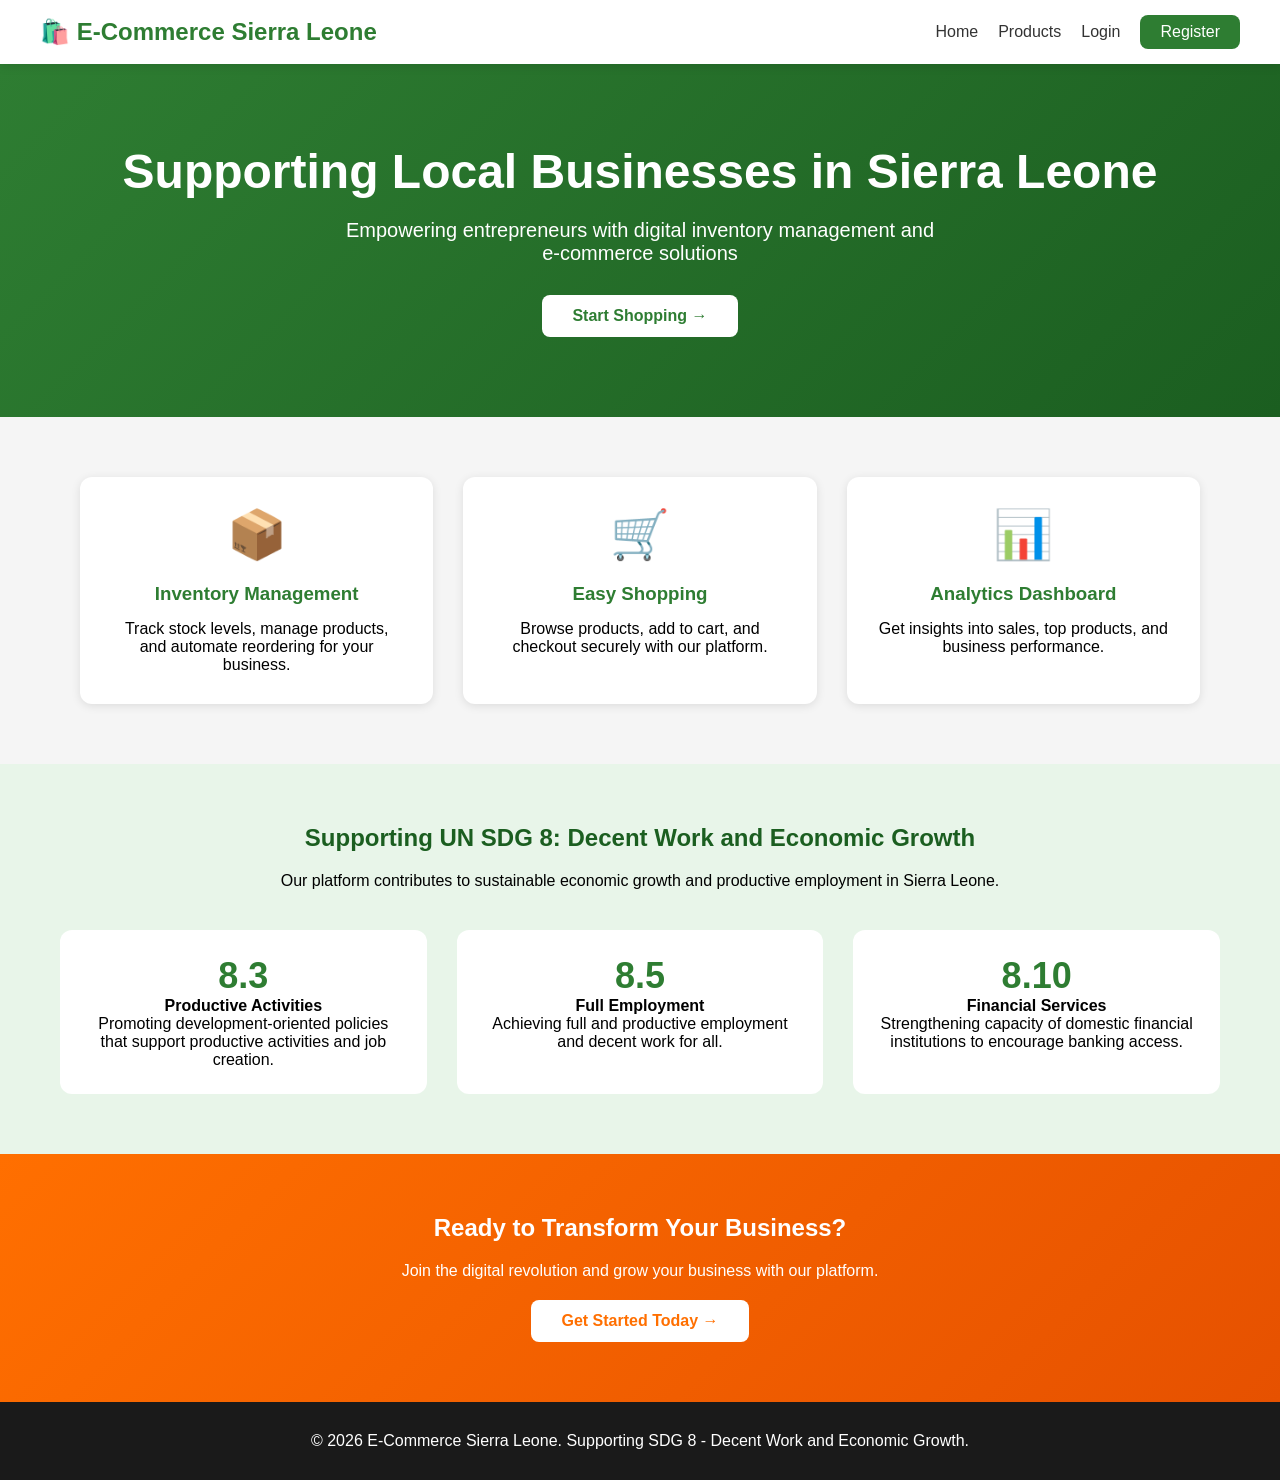
<file: index.html>
<!DOCTYPE html>
<html lang="en">
<head>
    <meta charset="UTF-8">
    <meta name="viewport" content="width=device-width, initial-scale=1.0">
    <title>E-Commerce Sierra Leone - Supporting Local Businesses</title>
    <style>
        * {
            margin: 0;
            padding: 0;
            box-sizing: border-box;
        }

        body {
            font-family: 'Segoe UI', Tahoma, Geneva, Verdana, sans-serif;
            background: #f5f5f5;
        }

        /* Navbar */
        .navbar {
            background: white;
            box-shadow: 0 2px 10px rgba(0,0,0,0.1);
            padding: 15px 20px;
            position: sticky;
            top: 0;
            z-index: 100;
        }

        .navbar-container {
            max-width: 1200px;
            margin: 0 auto;
            display: flex;
            justify-content: space-between;
            align-items: center;
            flex-wrap: wrap;
            gap: 15px;
        }

        .logo {
            font-size: 24px;
            font-weight: bold;
        }

        .logo a {
            color: #2e7d32;
            text-decoration: none;
        }

        .nav-links {
            display: flex;
            gap: 20px;
            align-items: center;
            flex-wrap: wrap;
        }

        .nav-links a {
            text-decoration: none;
            color: #333;
            transition: color 0.3s;
        }

        .nav-links a:hover {
            color: #2e7d32;
        }

        .btn-nav {
            background: #2e7d32;
            color: white !important;
            padding: 8px 20px;
            border-radius: 8px;
        }

        .btn-nav:hover {
            background: #1b5e20;
        }

        /* Hero Section */
        .hero {
            background: linear-gradient(135deg, #2e7d32 0%, #1b5e20 100%);
            color: white;
            padding: 80px 20px;
            text-align: center;
        }

        .hero h1 {
            font-size: 48px;
            margin-bottom: 20px;
        }

        .hero p {
            font-size: 20px;
            margin-bottom: 30px;
            max-width: 600px;
            margin-left: auto;
            margin-right: auto;
        }

        .btn-hero {
            background: white;
            color: #2e7d32;
            padding: 12px 30px;
            border-radius: 8px;
            text-decoration: none;
            font-weight: bold;
            display: inline-block;
            transition: transform 0.3s;
        }

        .btn-hero:hover {
            transform: translateY(-2px);
        }

        /* Container */
        .container {
            max-width: 1200px;
            margin: 0 auto;
            padding: 0 20px;
        }

        /* Features */
        .features {
            display: grid;
            grid-template-columns: repeat(auto-fit, minmax(280px, 1fr));
            gap: 30px;
            padding: 60px 20px;
        }

        .feature-card {
            background: white;
            padding: 30px;
            border-radius: 12px;
            text-align: center;
            box-shadow: 0 2px 10px rgba(0,0,0,0.1);
            transition: transform 0.3s;
        }

        .feature-card:hover {
            transform: translateY(-5px);
        }

        .feature-icon {
            font-size: 48px;
            margin-bottom: 20px;
        }

        .feature-card h3 {
            margin-bottom: 15px;
            color: #2e7d32;
        }

        /* SDG Section */
        .sdg-section {
            background: #e8f5e9;
            padding: 60px 20px;
            text-align: center;
        }

        .sdg-section h2 {
            margin-bottom: 20px;
            color: #1b5e20;
        }

        .sdg-grid {
            display: grid;
            grid-template-columns: repeat(auto-fit, minmax(280px, 1fr));
            gap: 30px;
            margin-top: 40px;
        }

        .sdg-card {
            background: white;
            padding: 25px;
            border-radius: 12px;
            text-align: center;
        }

        .sdg-number {
            font-size: 36px;
            font-weight: bold;
            color: #2e7d32;
        }

        /* CTA Section */
        .cta-section {
            background: linear-gradient(135deg, #ff6f00 0%, #e65100 100%);
            color: white;
            text-align: center;
            padding: 60px 20px;
        }

        .cta-section h2 {
            margin-bottom: 20px;
        }

        .cta-section .btn {
            background: white;
            color: #ff6f00;
            padding: 12px 30px;
            border-radius: 8px;
            text-decoration: none;
            font-weight: bold;
            display: inline-block;
            margin-top: 20px;
        }

        /* Footer */
        .footer {
            background: #1a1a1a;
            color: white;
            text-align: center;
            padding: 30px;
        }

        @media (max-width: 768px) {
            .hero h1 {
                font-size: 32px;
            }
            .hero p {
                font-size: 16px;
            }
        }
    </style>
</head>
<body>
    <nav class="navbar">
        <div class="navbar-container">
            <div class="logo">
                <a href="/index.html">🛍️ E-Commerce Sierra Leone</a>
            </div>
            <div class="nav-links">
                <a href="/index.html">Home</a>
                <a href="/products.html">Products</a>
                <a href="/login.html">Login</a>
                <a href="/register.html" class="btn-nav">Register</a>
            </div>
        </div>
    </nav>

    <section class="hero">
        <h1>Supporting Local Businesses in Sierra Leone</h1>
        <p>Empowering entrepreneurs with digital inventory management and e-commerce solutions</p>
        <a href="/products.html" class="btn-hero">Start Shopping →</a>
    </section>

    <div class="container">
        <div class="features">
            <div class="feature-card">
                <div class="feature-icon">📦</div>
                <h3>Inventory Management</h3>
                <p>Track stock levels, manage products, and automate reordering for your business.</p>
            </div>
            <div class="feature-card">
                <div class="feature-icon">🛒</div>
                <h3>Easy Shopping</h3>
                <p>Browse products, add to cart, and checkout securely with our platform.</p>
            </div>
            <div class="feature-card">
                <div class="feature-icon">📊</div>
                <h3>Analytics Dashboard</h3>
                <p>Get insights into sales, top products, and business performance.</p>
            </div>
        </div>
    </div>

    <section class="sdg-section">
        <div class="container">
            <h2>Supporting UN SDG 8: Decent Work and Economic Growth</h2>
            <p>Our platform contributes to sustainable economic growth and productive employment in Sierra Leone.</p>
            <div class="sdg-grid">
                <div class="sdg-card">
                    <div class="sdg-number">8.3</div>
                    <h4>Productive Activities</h4>
                    <p>Promoting development-oriented policies that support productive activities and job creation.</p>
                </div>
                <div class="sdg-card">
                    <div class="sdg-number">8.5</div>
                    <h4>Full Employment</h4>
                    <p>Achieving full and productive employment and decent work for all.</p>
                </div>
                <div class="sdg-card">
                    <div class="sdg-number">8.10</div>
                    <h4>Financial Services</h4>
                    <p>Strengthening capacity of domestic financial institutions to encourage banking access.</p>
                </div>
            </div>
        </div>
    </section>

    <section class="cta-section">
        <h2>Ready to Transform Your Business?</h2>
        <p>Join the digital revolution and grow your business with our platform.</p>
        <a href="/register.html" class="btn">Get Started Today →</a>
    </section>

    <footer class="footer">
        <p>&copy; 2026 E-Commerce Sierra Leone. Supporting SDG 8 - Decent Work and Economic Growth.</p>
    </footer>
</body>
</html>
</file>
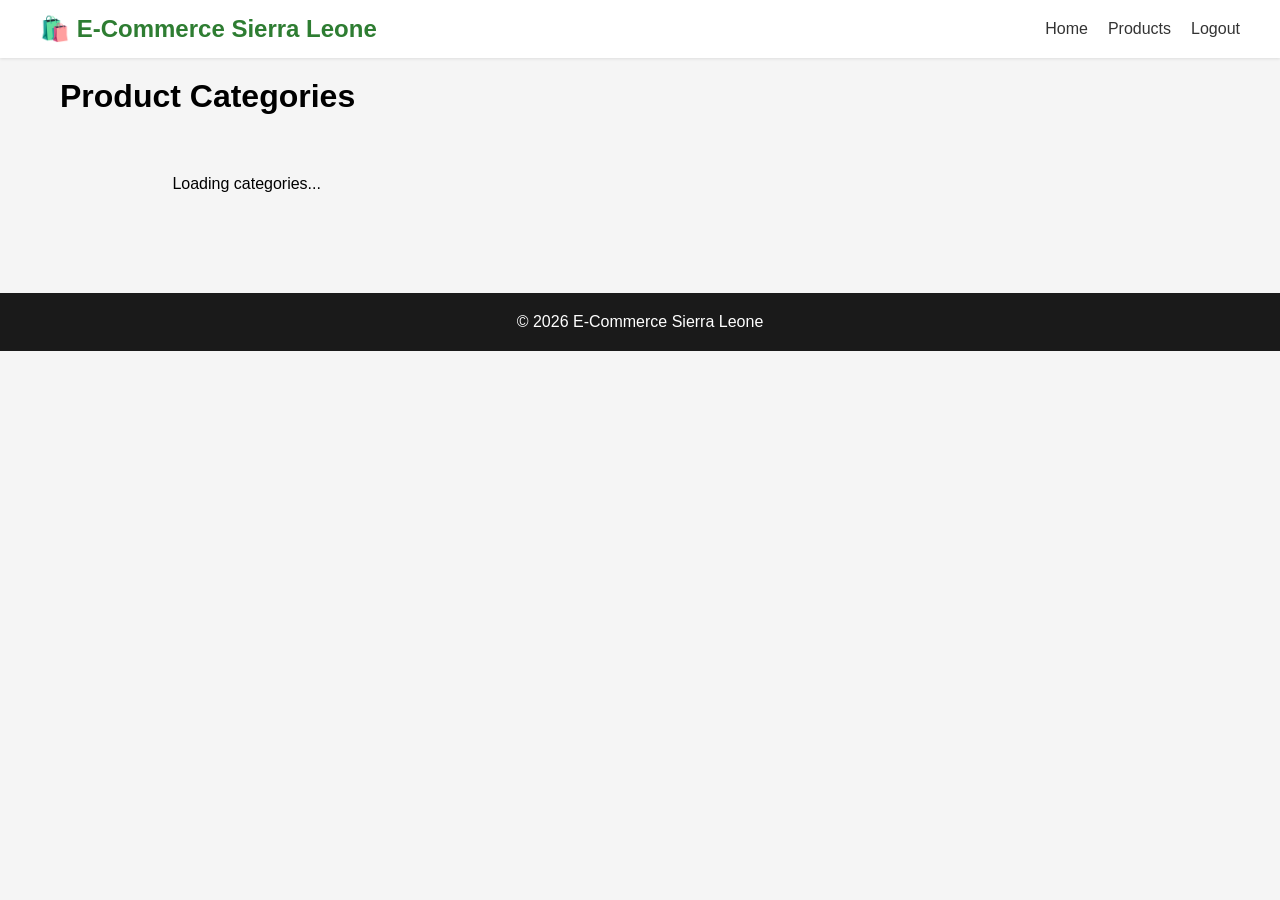
<file: categories.html>
<!DOCTYPE html>
<html lang="en">
<head>
    <meta charset="UTF-8">
    <meta name="viewport" content="width=device-width, initial-scale=1.0">
    <title>Categories - E-Commerce Sierra Leone</title>
    <style>
        * {
            margin: 0;
            padding: 0;
            box-sizing: border-box;
        }

        body {
            font-family: 'Segoe UI', Tahoma, Geneva, Verdana, sans-serif;
            background: #f5f5f5;
        }

        .navbar {
            background: white;
            box-shadow: 0 1px 3px rgba(0,0,0,0.1);
            padding: 15px 20px;
        }

        .navbar-container {
            max-width: 1200px;
            margin: 0 auto;
            display: flex;
            justify-content: space-between;
            align-items: center;
            flex-wrap: wrap;
            gap: 15px;
        }

        .logo a {
            font-size: 24px;
            font-weight: bold;
            color: #2e7d32;
            text-decoration: none;
        }

        .nav-links {
            display: flex;
            gap: 20px;
            align-items: center;
        }

        .nav-links a {
            text-decoration: none;
            color: #333;
        }

        .container {
            max-width: 1200px;
            margin: 0 auto;
            padding: 20px;
        }

        .categories-header {
            display: flex;
            justify-content: space-between;
            align-items: center;
            margin-bottom: 20px;
        }

        .btn {
            padding: 10px 20px;
            border: none;
            border-radius: 8px;
            cursor: pointer;
            font-weight: 500;
        }

        .btn-primary {
            background: #2e7d32;
            color: white;
        }

        .btn-success {
            background: #4caf50;
            color: white;
        }

        .btn-danger {
            background: #f44336;
            color: white;
        }

        .categories-grid {
            display: grid;
            grid-template-columns: repeat(auto-fill, minmax(350px, 1fr));
            gap: 20px;
        }

        .category-card {
            background: white;
            border-radius: 12px;
            padding: 20px;
            box-shadow: 0 1px 3px rgba(0,0,0,0.1);
        }

        .category-card h3 {
            color: #2e7d32;
            margin-bottom: 10px;
        }

        .category-actions {
            display: flex;
            gap: 10px;
            margin-top: 15px;
        }

        .message {
            padding: 12px;
            border-radius: 8px;
            margin-bottom: 20px;
            display: none;
        }

        .message.success {
            display: block;
            background: #e8f5e9;
            color: #2e7d32;
        }

        .message.error {
            display: block;
            background: #ffebee;
            color: #f44336;
        }

        .modal {
            display: none;
            position: fixed;
            top: 0;
            left: 0;
            width: 100%;
            height: 100%;
            background: rgba(0,0,0,0.5);
            z-index: 1000;
            align-items: center;
            justify-content: center;
        }

        .modal-content {
            background: white;
            border-radius: 12px;
            max-width: 500px;
            width: 90%;
        }

        .modal-header {
            padding: 20px;
            border-bottom: 1px solid #ddd;
            display: flex;
            justify-content: space-between;
        }

        .modal-body {
            padding: 20px;
        }

        .modal-footer {
            padding: 20px;
            border-top: 1px solid #ddd;
            display: flex;
            justify-content: flex-end;
            gap: 10px;
        }

        .form-group {
            margin-bottom: 15px;
        }

        .form-group label {
            display: block;
            margin-bottom: 5px;
        }

        .form-group input, .form-group textarea {
            width: 100%;
            padding: 10px;
            border: 1px solid #ddd;
            border-radius: 8px;
        }

        footer {
            background: #1a1a1a;
            color: white;
            text-align: center;
            padding: 20px;
            margin-top: 40px;
        }
    </style>
</head>
<body>
    <div class="navbar">
        <div class="navbar-container">
            <div class="logo">
                <a href="/index.html">🛍️ E-Commerce Sierra Leone</a>
            </div>
            <div class="nav-links">
                <a href="/index.html">Home</a>
                <a href="/products.html">Products</a>
                <a href="#" id="logoutLink">Logout</a>
            </div>
        </div>
    </div>

    <div class="container">
        <div class="categories-header">
            <h1>Product Categories</h1>
            <button id="addCategoryBtn" class="btn btn-success" style="display: none;">+ Add Category</button>
        </div>

        <div id="message" class="message"></div>
        <div id="categoriesContainer" class="categories-grid">
            <div style="text-align:center; padding:40px;">Loading categories...</div>
        </div>
    </div>

    <footer>
        <p>&copy; 2026 E-Commerce Sierra Leone</p>
    </footer>

    <!-- Category Modal -->
    <div id="categoryModal" class="modal">
        <div class="modal-content">
            <div class="modal-header">
                <h2 id="modalTitle">Add Category</h2>
                <span class="close">&times;</span>
            </div>
            <div class="modal-body">
                <div class="form-group">
                    <label>Category Name</label>
                    <input type="text" id="categoryName" required>
                </div>
                <div class="form-group">
                    <label>Description</label>
                    <textarea id="categoryDescription" rows="3"></textarea>
                </div>
            </div>
            <div class="modal-footer">
                <button class="btn" id="closeModalBtn">Cancel</button>
                <button class="btn btn-primary" id="saveCategoryBtn">Save Category</button>
            </div>
        </div>
    </div>

    <script>
        const API_BASE_URL = "http://localhost:8000";

        function getToken() { return localStorage.getItem("access_token"); }
        function getUser() { 
            const user = localStorage.getItem("user");
            return user ? JSON.parse(user) : null;
        }
        function isAdmin() { const user = getUser(); return user && user.role === "admin"; }

        function showMessage(message, type) {
            const msgDiv = document.getElementById('message');
            msgDiv.textContent = message;
            msgDiv.className = `message ${type}`;
            setTimeout(() => {
                msgDiv.style.display = 'none';
            }, 3000);
        }

        async function apiCall(url, options = {}) {
            const token = getToken();
            const response = await fetch(url, {
                ...options,
                headers: {
                    "Content-Type": "application/json",
                    "Authorization": token ? `Bearer ${token}` : "",
                    ...options.headers
                }
            });
            if (response.status === 401) {
                localStorage.clear();
                window.location.href = "/login.html";
            }
            return response;
        }

        async function loadCategories() {
            const container = document.getElementById('categoriesContainer');
            const response = await fetch(`${API_BASE_URL}/categories`);
            if (response.ok) {
                const categories = await response.json();
                if (categories.length === 0) {
                    container.innerHTML = '<p style="text-align:center">No categories found.</p>';
                } else {
                    container.innerHTML = categories.map(c => `
                        <div class="category-card">
                            <h3>${escapeHtml(c.name)}</h3>
                            <p>${escapeHtml(c.description || 'No description')}</p>
                            ${isAdmin() ? `
                                <div class="category-actions">
                                    <button class="btn btn-primary" onclick="editCategory(${c.id})">Edit</button>
                                    <button class="btn btn-danger" onclick="deleteCategory(${c.id})">Delete</button>
                                </div>
                            ` : ''}
                        </div>
                    `).join('');
                }
            }
        }

        async function createCategory(data) {
            const response = await apiCall(`${API_BASE_URL}/admin/categories`, {
                method: "POST",
                body: JSON.stringify(data)
            });
            if (response.ok) {
                showMessage("Category created successfully!", "success");
                closeModal();
                loadCategories();
            } else {
                showMessage("Failed to create category", "error");
            }
        }

        async function updateCategory(id, data) {
            const response = await apiCall(`${API_BASE_URL}/admin/categories/${id}`, {
                method: "PUT",
                body: JSON.stringify(data)
            });
            if (response.ok) {
                showMessage("Category updated successfully!", "success");
                closeModal();
                loadCategories();
            } else {
                showMessage("Failed to update category", "error");
            }
        }

        async function deleteCategory(id) {
            if (!confirm("Delete this category?")) return;
            const response = await apiCall(`${API_BASE_URL}/admin/categories/${id}`, { method: "DELETE" });
            if (response.ok) {
                showMessage("Category deleted!", "success");
                loadCategories();
            } else {
                showMessage("Failed to delete category", "error");
            }
        }

        let currentCategoryId = null;
        const modal = document.getElementById('categoryModal');

        function openModal() { modal.style.display = 'flex'; }
        function closeModal() { modal.style.display = 'none'; currentCategoryId = null; }

        window.editCategory = function(id) {
            currentCategoryId = id;
            document.getElementById('modalTitle').textContent = 'Edit Category';
            openModal();
        };

        function escapeHtml(text) {
            if (!text) return '';
            return text.replace(/[&<>]/g, function(m) {
                if (m === '&') return '&amp;';
                if (m === '<') return '&lt;';
                if (m === '>') return '&gt;';
                return m;
            });
        }

        document.getElementById('addCategoryBtn').addEventListener('click', () => {
            currentCategoryId = null;
            document.getElementById('modalTitle').textContent = 'Add Category';
            document.getElementById('categoryName').value = '';
            document.getElementById('categoryDescription').value = '';
            openModal();
        });

        document.querySelectorAll('.close, #closeModalBtn').forEach(btn => {
            btn.addEventListener('click', closeModal);
        });

        document.getElementById('saveCategoryBtn').addEventListener('click', async () => {
            const data = {
                name: document.getElementById('categoryName').value,
                description: document.getElementById('categoryDescription').value
            };
            if (currentCategoryId) {
                await updateCategory(currentCategoryId, data);
            } else {
                await createCategory(data);
            }
        });

        document.getElementById('logoutLink').addEventListener('click', () => {
            localStorage.clear();
            window.location.href = "/login.html";
        });

        if (isAdmin()) {
            document.getElementById('addCategoryBtn').style.display = 'block';
        }

        loadCategories();
        window.deleteCategory = deleteCategory;
    </script>
</body>
</html>
</file>
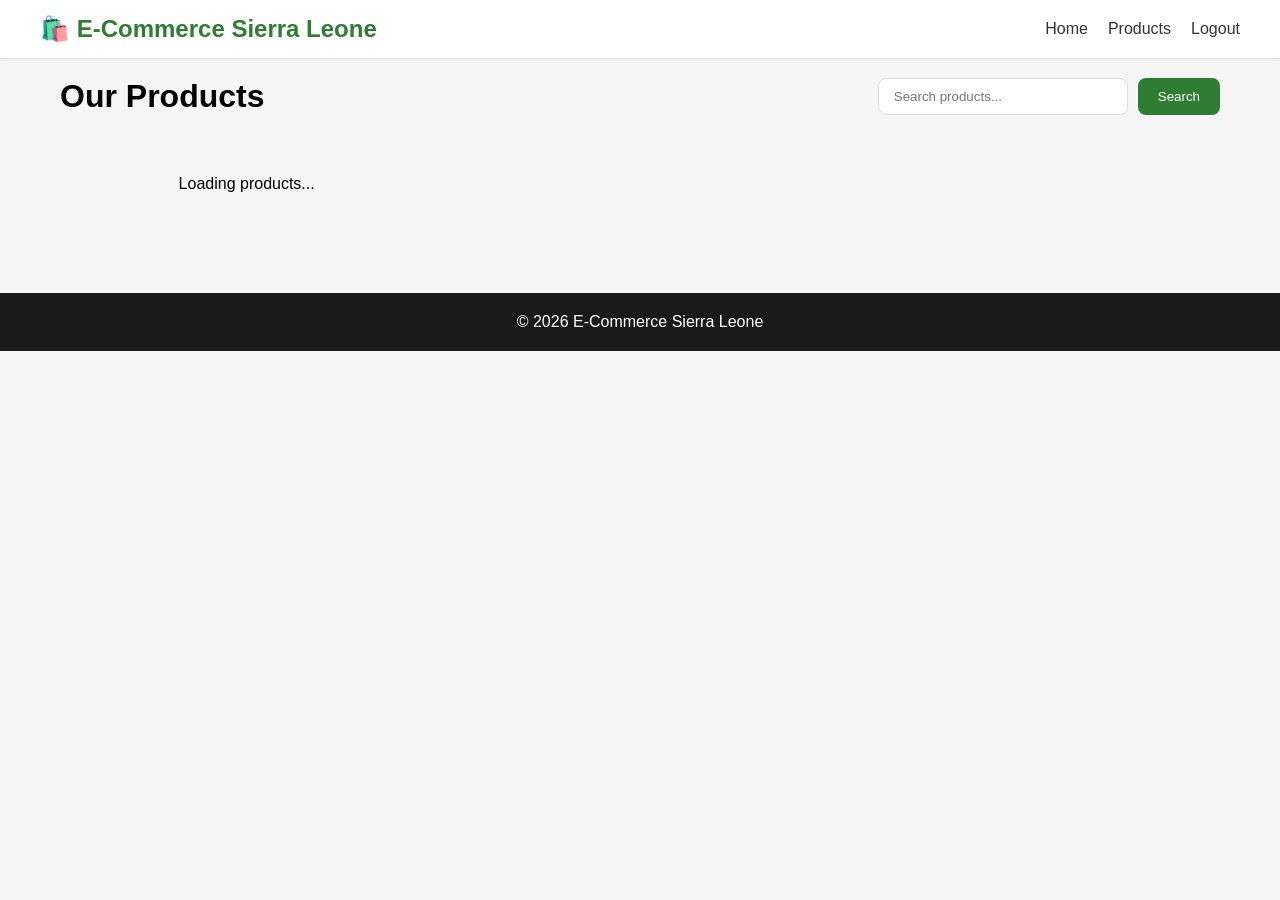
<file: dashboard.html>
<!DOCTYPE html>
<html lang="en">
<head>
    <meta charset="UTF-8">
    <meta name="viewport" content="width=device-width, initial-scale=1.0">
    <title>Admin Dashboard - E-Commerce Sierra Leone</title>
    <style>
        * {
            margin: 0;
            padding: 0;
            box-sizing: border-box;
        }

        body {
            font-family: 'Segoe UI', Tahoma, Geneva, Verdana, sans-serif;
            background: #f5f5f5;
        }

        /* Sidebar */
        .sidebar {
            width: 260px;
            background: linear-gradient(180deg, #1a1a1a 0%, #0d0d0d 100%);
            color: white;
            position: fixed;
            height: 100vh;
            padding: 20px;
            overflow-y: auto;
        }

        .sidebar h2 {
            text-align: center;
            margin-bottom: 30px;
            padding-bottom: 15px;
            border-bottom: 1px solid rgba(255,255,255,0.1);
        }

        .sidebar nav a {
            display: flex;
            align-items: center;
            gap: 12px;
            padding: 12px 15px;
            color: rgba(255,255,255,0.8);
            text-decoration: none;
            border-radius: 8px;
            margin-bottom: 5px;
            transition: all 0.3s;
        }

        .sidebar nav a:hover {
            background: rgba(255,255,255,0.1);
            color: white;
        }

        .sidebar nav a.active {
            background: #2e7d32;
            color: white;
        }

        /* Main Content */
        .main-content {
            margin-left: 260px;
            padding: 20px;
        }

        header {
            background: white;
            padding: 20px;
            border-radius: 12px;
            margin-bottom: 20px;
            display: flex;
            justify-content: space-between;
            align-items: center;
            box-shadow: 0 1px 3px rgba(0,0,0,0.1);
        }

        .stats-grid {
            display: grid;
            grid-template-columns: repeat(auto-fit, minmax(240px, 1fr));
            gap: 20px;
            margin-bottom: 30px;
        }

        .stat-card {
            background: white;
            padding: 20px;
            border-radius: 12px;
            display: flex;
            justify-content: space-between;
            align-items: center;
            box-shadow: 0 1px 3px rgba(0,0,0,0.1);
        }

        .stat-number {
            font-size: 32px;
            font-weight: bold;
            color: #2e7d32;
        }

        .stat-icon {
            font-size: 48px;
            opacity: 0.3;
        }

        .card {
            background: white;
            border-radius: 12px;
            padding: 20px;
            margin-bottom: 20px;
            box-shadow: 0 1px 3px rgba(0,0,0,0.1);
        }

        .card h3 {
            margin-bottom: 15px;
            padding-bottom: 10px;
            border-bottom: 2px solid #2e7d32;
        }

        table {
            width: 100%;
            border-collapse: collapse;
        }

        th, td {
            padding: 12px;
            text-align: left;
            border-bottom: 1px solid #e0e0e0;
        }

        th {
            background: #f5f5f5;
        }

        @media (max-width: 768px) {
            .sidebar {
                transform: translateX(-100%);
                z-index: 1000;
            }
            .main-content {
                margin-left: 0;
            }
        }
    </style>
</head>
<body>
    <div class="sidebar">
        <h2>👑 Admin Panel</h2>
        <nav>
            <a href="/dashboard.html" class="active">📊 Dashboard</a>
            <a href="/products.html">📦 Products</a>
            <a href="/categories.html">📁 Categories</a>
            <a href="/orders.html">📋 Orders</a>
            <a href="#" id="logoutBtn">🚪 Logout</a>
        </nav>
    </div>

    <div class="main-content">
        <header>
            <h1>Dashboard Overview</h1>
            <div id="userInfo"></div>
        </header>

        <div class="stats-grid">
            <div class="stat-card">
                <div><h3>Total Users</h3><div class="stat-number" id="totalUsers">-</div></div>
                <div class="stat-icon">👥</div>
            </div>
            <div class="stat-card">
                <div><h3>Total Products</h3><div class="stat-number" id="totalProducts">-</div></div>
                <div class="stat-icon">📦</div>
            </div>
            <div class="stat-card">
                <div><h3>Total Orders</h3><div class="stat-number" id="totalOrders">-</div></div>
                <div class="stat-icon">📋</div>
            </div>
            <div class="stat-card">
                <div><h3>Total Revenue</h3><div class="stat-number" id="totalRevenue">-</div></div>
                <div class="stat-icon">💰</div>
            </div>
        </div>

        <div class="card">
            <h3>🏆 Top Selling Products</h3>
            <div style="overflow-x: auto;">
                <table>
                    <thead>
                        <tr><th>Product</th><th>Units Sold</th><th>Revenue</th></tr>
                    </thead>
                    <tbody id="topProductsList">
                        <tr><td colspan="3" style="text-align:center">Loading...</td></tr>
                    </tbody>
                </table>
            </div>
        </div>
    </div>

    <script>
        const API_BASE_URL = "http://localhost:8000";

        function getToken() {
            return localStorage.getItem("access_token");
        }

        function getUser() {
            const user = localStorage.getItem("user");
            return user ? JSON.parse(user) : null;
        }

        async function apiCall(url, options = {}) {
            const token = getToken();
            const response = await fetch(url, {
                ...options,
                headers: {
                    "Content-Type": "application/json",
                    "Authorization": token ? `Bearer ${token}` : "",
                    ...options.headers
                }
            });
            if (response.status === 401) {
                localStorage.clear();
                window.location.href = "/login.html";
            }
            return response;
        }

        async function loadDashboard() {
            const response = await apiCall(`${API_BASE_URL}/admin/dashboard/stats`);
            if (response.ok) {
                const stats = await response.json();
                document.getElementById('totalUsers').textContent = stats.users?.total || 0;
                document.getElementById('totalProducts').textContent = stats.products?.total || 0;
                document.getElementById('totalOrders').textContent = stats.orders?.total || 0;
                document.getElementById('totalRevenue').textContent = `$${stats.revenue?.total || 0}`;
            }
        }

        async function loadTopProducts() {
            const response = await apiCall(`${API_BASE_URL}/admin/dashboard/top-products?limit=5`);
            if (response.ok) {
                const products = await response.json();
                const tbody = document.getElementById('topProductsList');
                if (products.length === 0) {
                    tbody.innerHTML = '<tr><td colspan="3">No data available</td></tr>';
                } else {
                    tbody.innerHTML = products.map(p => `
                        <tr><td>${p.name}</td><td>${p.total_sold}</td><td>$${p.total_revenue}</td></tr>
                    `).join('');
                }
            }
        }

        function logout() {
            localStorage.clear();
            window.location.href = "/login.html";
        }

        document.getElementById('logoutBtn').addEventListener('click', logout);

        const user = getUser();
        if (user) {
            document.getElementById('userInfo').innerHTML = `<span>👤 ${user.username} (${user.role})</span>`;
        }

        // Check if admin
        if (!user || user.role !== 'admin') {
            window.location.href = "/products.html";
        }

        loadDashboard();
        loadTopProducts();
    </script>
</body>
</html>
</file>
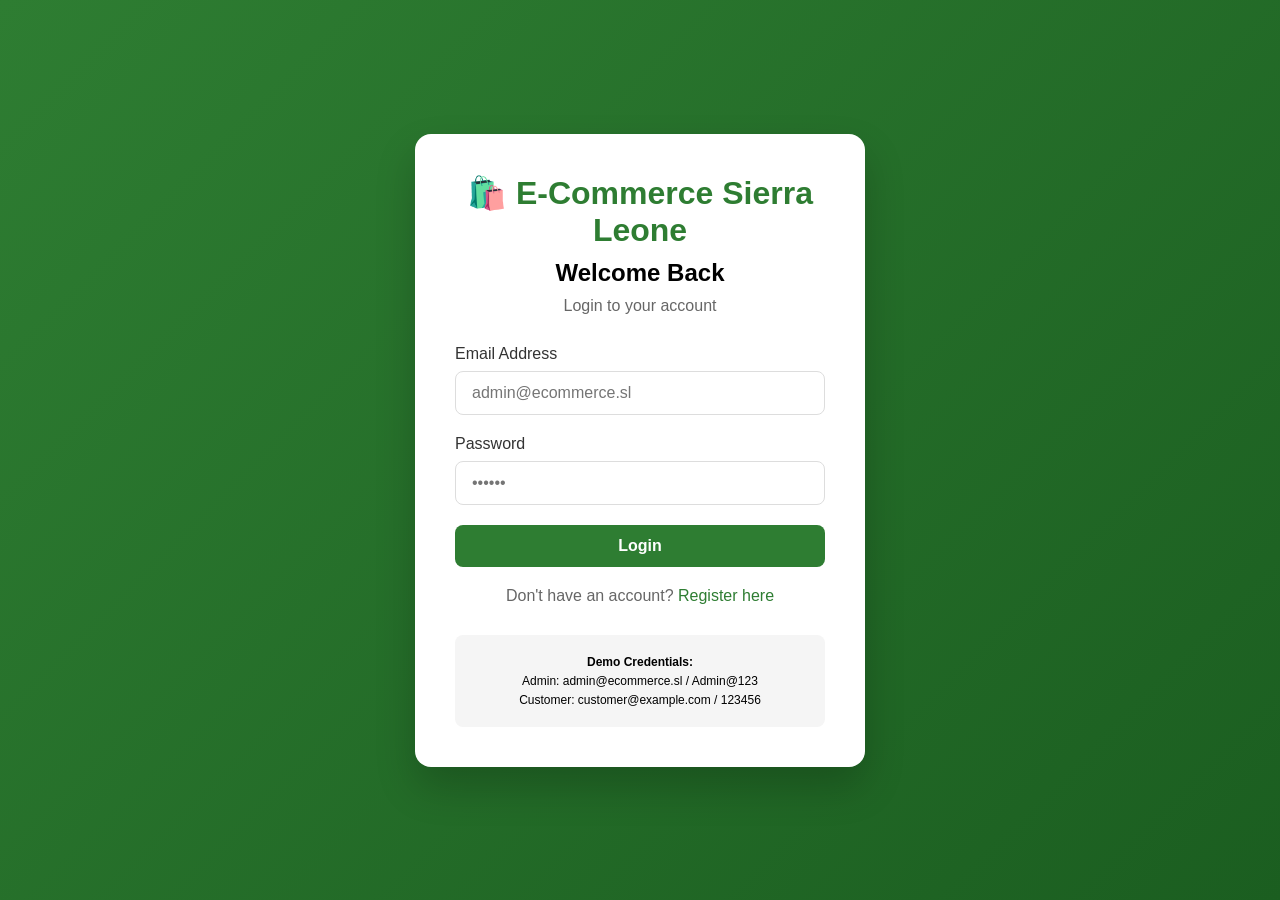
<file: login.html>
<!DOCTYPE html>
<html lang="en">
<head>
    <meta charset="UTF-8">
    <meta name="viewport" content="width=device-width, initial-scale=1.0">
    <title>Login - E-Commerce Sierra Leone</title>
    <style>
        * {
            margin: 0;
            padding: 0;
            box-sizing: border-box;
        }

        body {
            font-family: 'Segoe UI', Tahoma, Geneva, Verdana, sans-serif;
            background: linear-gradient(135deg, #2e7d32 0%, #1b5e20 100%);
            min-height: 100vh;
            display: flex;
            align-items: center;
            justify-content: center;
            padding: 20px;
        }

        .login-card {
            background: white;
            border-radius: 16px;
            padding: 40px;
            width: 100%;
            max-width: 450px;
            box-shadow: 0 20px 40px rgba(0,0,0,0.2);
        }

        .login-card h1 {
            text-align: center;
            color: #2e7d32;
            margin-bottom: 10px;
        }

        .login-card h2 {
            text-align: center;
            margin-bottom: 10px;
        }

        .subtitle {
            text-align: center;
            color: #666;
            margin-bottom: 30px;
        }

        .form-group {
            margin-bottom: 20px;
        }

        .form-group label {
            display: block;
            margin-bottom: 8px;
            font-weight: 500;
            color: #333;
        }

        .form-group input {
            width: 100%;
            padding: 12px 16px;
            border: 1px solid #ddd;
            border-radius: 8px;
            font-size: 16px;
            transition: border-color 0.3s;
        }

        .form-group input:focus {
            outline: none;
            border-color: #2e7d32;
        }

        .btn {
            width: 100%;
            padding: 12px;
            background: #2e7d32;
            color: white;
            border: none;
            border-radius: 8px;
            font-size: 16px;
            font-weight: bold;
            cursor: pointer;
            transition: background 0.3s;
        }

        .btn:hover {
            background: #1b5e20;
        }

        .message {
            padding: 12px;
            border-radius: 8px;
            margin-bottom: 20px;
            display: none;
        }

        .message.success {
            display: block;
            background: #e8f5e9;
            color: #2e7d32;
            border-left: 4px solid #2e7d32;
        }

        .message.error {
            display: block;
            background: #ffebee;
            color: #f44336;
            border-left: 4px solid #f44336;
        }

        .links {
            text-align: center;
            margin-top: 20px;
            color: #666;
        }

        .links a {
            color: #2e7d32;
            text-decoration: none;
        }

        .demo-box {
            margin-top: 30px;
            padding: 15px;
            background: #f5f5f5;
            border-radius: 8px;
            font-size: 12px;
            text-align: center;
        }

        .demo-box p {
            margin: 5px 0;
        }
    </style>
</head>
<body>
    <div class="login-card">
        <h1>🛍️ E-Commerce Sierra Leone</h1>
        <h2>Welcome Back</h2>
        <p class="subtitle">Login to your account</p>

        <div id="message" class="message"></div>

        <form id="loginForm">
            <div class="form-group">
                <label for="email">Email Address</label>
                <input type="email" id="email" name="email" required placeholder="admin@ecommerce.sl">
            </div>

            <div class="form-group">
                <label for="password">Password</label>
                <input type="password" id="password" name="password" required placeholder="••••••">
            </div>

            <button type="submit" class="btn">Login</button>
        </form>

        <div class="links">
            <p>Don't have an account? <a href="/register.html">Register here</a></p>
        </div>

        <div class="demo-box">
            <p><strong>Demo Credentials:</strong></p>
            <p>Admin: admin@ecommerce.sl / Admin@123</p>
            <p>Customer: customer@example.com / 123456</p>
        </div>
    </div>

    <script>
        const API_BASE_URL = "http://localhost:8000";

        function showMessage(message, type) {
            const msgDiv = document.getElementById('message');
            msgDiv.textContent = message;
            msgDiv.className = `message ${type}`;
            setTimeout(() => {
                msgDiv.style.display = 'none';
            }, 3000);
        }

        async function loginUser(email, password) {
            try {
                const response = await fetch(`${API_BASE_URL}/auth/login`, {
                    method: "POST",
                    headers: { "Content-Type": "application/json" },
                    body: JSON.stringify({ email, password })
                });

                const data = await response.json();

                if (response.ok) {
                    localStorage.setItem("access_token", data.access_token);
                    localStorage.setItem("user", JSON.stringify(data.user));
                    showMessage(`Welcome back, ${data.user.username}!`, "success");

                    setTimeout(() => {
                        if (data.user.role === "admin") {
                            window.location.href = "/dashboard.html";
                        } else {
                            window.location.href = "/products.html";
                        }
                    }, 1000);
                } else {
                    showMessage(data.detail || "Invalid email or password", "error");
                }
            } catch (error) {
                showMessage("Network error. Please try again.", "error");
            }
        }

        document.getElementById('loginForm').addEventListener('submit', function(e) {
            e.preventDefault();
            const email = document.getElementById('email').value;
            const password = document.getElementById('password').value;
            loginUser(email, password);
        });

        // Check if already logged in
        const token = localStorage.getItem("access_token");
        const user = localStorage.getItem("user");
        if (token && user) {
            const userData = JSON.parse(user);
            if (userData.role === "admin") {
                window.location.href = "/dashboard.html";
            } else {
                window.location.href = "/products.html";
            }
        }
    </script>
</body>
</html>
</file>
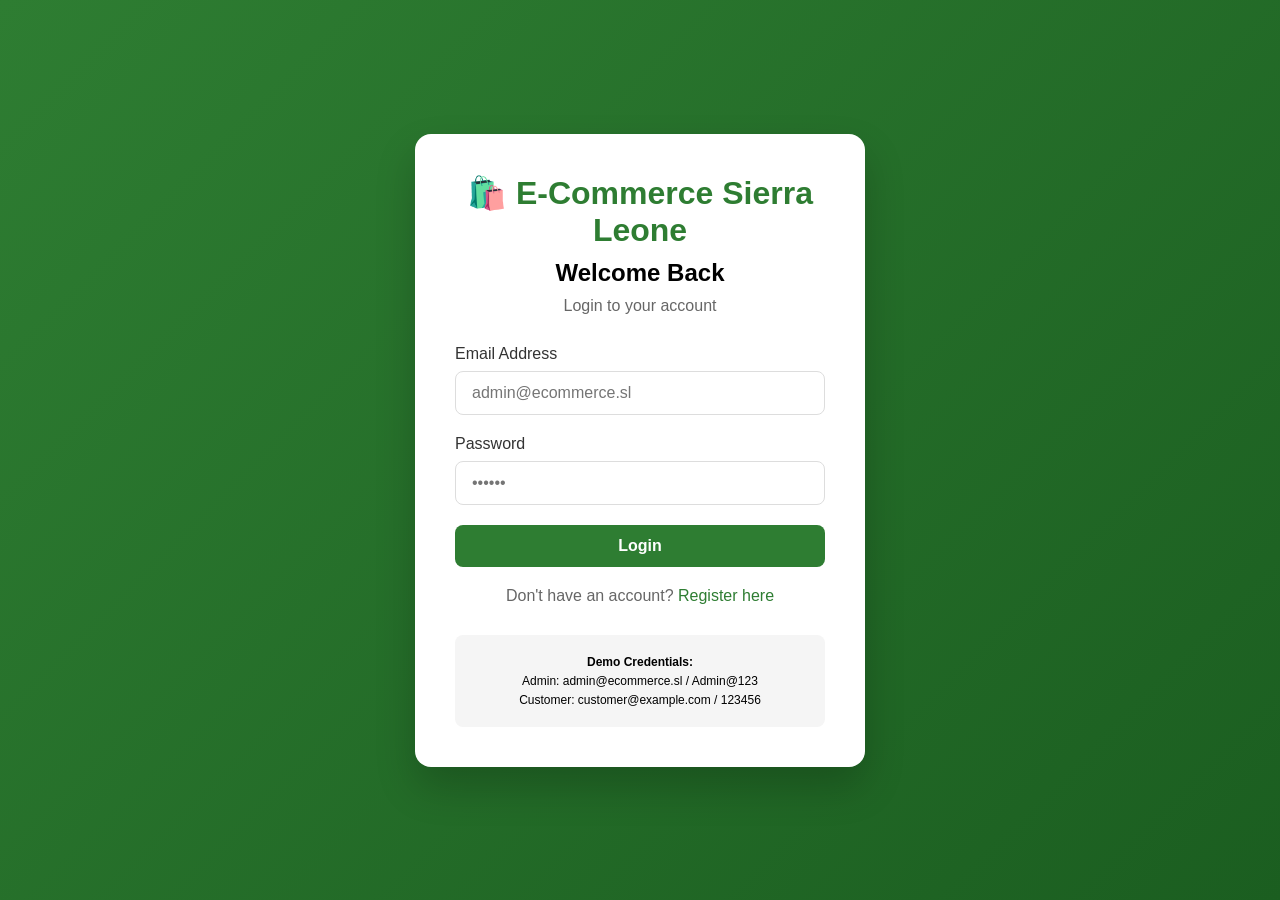
<file: orders.html>
<!DOCTYPE html>
<html lang="en">
<head>
    <meta charset="UTF-8">
    <meta name="viewport" content="width=device-width, initial-scale=1.0">
    <title>Orders - E-Commerce Sierra Leone</title>
    <style>
        * {
            margin: 0;
            padding: 0;
            box-sizing: border-box;
        }

        body {
            font-family: 'Segoe UI', Tahoma, Geneva, Verdana, sans-serif;
            background: #f5f5f5;
        }

        .navbar {
            background: white;
            box-shadow: 0 1px 3px rgba(0,0,0,0.1);
            padding: 15px 20px;
        }

        .navbar-container {
            max-width: 1200px;
            margin: 0 auto;
            display: flex;
            justify-content: space-between;
            align-items: center;
            flex-wrap: wrap;
            gap: 15px;
        }

        .logo a {
            font-size: 24px;
            font-weight: bold;
            color: #2e7d32;
            text-decoration: none;
        }

        .nav-links {
            display: flex;
            gap: 20px;
            align-items: center;
        }

        .nav-links a {
            text-decoration: none;
            color: #333;
        }

        .container {
            max-width: 1200px;
            margin: 0 auto;
            padding: 20px;
        }

        .orders-header {
            margin-bottom: 20px;
        }

        .orders-list {
            display: flex;
            flex-direction: column;
            gap: 20px;
        }

        .order-card {
            background: white;
            border-radius: 12px;
            overflow: hidden;
            box-shadow: 0 1px 3px rgba(0,0,0,0.1);
        }

        .order-header {
            background: #f5f5f5;
            padding: 15px 20px;
            display: flex;
            justify-content: space-between;
            align-items: center;
            flex-wrap: wrap;
            gap: 10px;
            border-bottom: 1px solid #e0e0e0;
        }

        .order-status {
            padding: 4px 12px;
            border-radius: 20px;
            font-size: 12px;
            font-weight: bold;
        }

        .order-status.Pending { background: #fff3e0; color: #ff9800; }
        .order-status.Processing { background: #e3f2fd; color: #2196f3; }
        .order-status.Shipped { background: #e8f5e9; color: #4caf50; }
        .order-status.Delivered { background: #e8f5e9; color: #4caf50; }
        .order-status.Cancelled { background: #ffebee; color: #f44336; }

        .order-details {
            padding: 20px;
            display: grid;
            grid-template-columns: repeat(auto-fit, minmax(200px, 1fr));
            gap: 15px;
            border-bottom: 1px solid #e0e0e0;
        }

        .order-items {
            padding: 20px;
        }

        .order-items ul {
            list-style: none;
            padding: 0;
        }

        .order-items li {
            padding: 10px 0;
            border-bottom: 1px solid #e0e0e0;
        }

        .order-actions {
            padding: 20px;
            border-top: 1px solid #e0e0e0;
            display: flex;
            gap: 10px;
        }

        .btn {
            padding: 8px 16px;
            border: none;
            border-radius: 8px;
            cursor: pointer;
        }

        .btn-primary {
            background: #2e7d32;
            color: white;
        }

        .status-select {
            padding: 8px;
            border-radius: 8px;
            border: 1px solid #ddd;
        }

        footer {
            background: #1a1a1a;
            color: white;
            text-align: center;
            padding: 20px;
            margin-top: 40px;
        }
    </style>
</head>
<body>
    <div class="navbar">
        <div class="navbar-container">
            <div class="logo">
                <a href="/index.html">🛍️ E-Commerce Sierra Leone</a>
            </div>
            <div class="nav-links">
                <a href="/index.html">Home</a>
                <a href="/products.html">Products</a>
                <a href="#" id="logoutLink">Logout</a>
            </div>
        </div>
    </div>

    <div class="container">
        <div class="orders-header">
            <h1>My Orders</h1>
        </div>

        <div id="ordersContainer" class="orders-list">
            <div style="text-align:center; padding:40px;">Loading orders...</div>
        </div>
    </div>

    <footer>
        <p>&copy; 2026 E-Commerce Sierra Leone</p>
    </footer>

    <script>
        const API_BASE_URL = "http://localhost:8000";

        function getToken() { return localStorage.getItem("access_token"); }
        function getUser() { 
            const user = localStorage.getItem("user");
            return user ? JSON.parse(user) : null;
        }
        function isAdmin() { const user = getUser(); return user && user.role === "admin"; }

        async function apiCall(url, options = {}) {
            const token = getToken();
            const response = await fetch(url, {
                ...options,
                headers: {
                    "Content-Type": "application/json",
                    "Authorization": token ? `Bearer ${token}` : "",
                    ...options.headers
                }
            });
            if (response.status === 401) {
                localStorage.clear();
                window.location.href = "/login.html";
            }
            return response;
        }

        async function loadOrders() {
            const container = document.getElementById('ordersContainer');
            const user = getUser();
            
            if (!user) {
                window.location.href = "/login.html";
                return;
            }
            
            let url;
            if (isAdmin()) {
                url = `${API_BASE_URL}/admin/orders`;
            } else {
                url = `${API_BASE_URL}/orders/user/${user.id}`;
            }
            
            const response = await apiCall(url);
            if (response.ok) {
                const orders = await response.json();
                if (orders.length === 0) {
                    container.innerHTML = '<p style="text-align:center">No orders found.</p>';
                } else {
                    container.innerHTML = orders.map(order => `
                        <div class="order-card">
                            <div class="order-header">
                                <h3>Order #${order.id}</h3>
                                <span class="order-status ${order.status}">${order.status}</span>
                            </div>
                            <div class="order-details">
                                <div><strong>Date:</strong> ${new Date(order.created_at).toLocaleString()}</div>
                                <div><strong>Total:</strong> $${order.total_amount}</div>
                                <div><strong>Items:</strong> ${order.items?.length || 0}</div>
                            </div>
                            <div class="order-items">
                                <strong>Items:</strong>
                                <ul>
                                    ${order.items?.map(item => `
                                        <li>${item.product_name || `Product #${item.product_id}`} - Qty: ${item.quantity} - $${item.price}</li>
                                    `).join('') || '<li>No items</li>'}
                                </ul>
                            </div>
                            ${isAdmin() ? `
                                <div class="order-actions">
                                    <select id="status-${order.id}" class="status-select">
                                        <option value="Pending" ${order.status === 'Pending' ? 'selected' : ''}>Pending</option>
                                        <option value="Processing" ${order.status === 'Processing' ? 'selected' : ''}>Processing</option>
                                        <option value="Shipped" ${order.status === 'Shipped' ? 'selected' : ''}>Shipped</option>
                                        <option value="Delivered" ${order.status === 'Delivered' ? 'selected' : ''}>Delivered</option>
                                        <option value="Cancelled" ${order.status === 'Cancelled' ? 'selected' : ''}>Cancelled</option>
                                    </select>
                                    <button class="btn btn-primary" onclick="updateStatus(${order.id})">Update Status</button>
                                </div>
                            ` : ''}
                        </div>
                    `).join('');
                }
            }
        }

        window.updateStatus = async function(orderId) {
            const select = document.getElementById(`status-${orderId}`);
            const newStatus = select.value;
            const response = await apiCall(`${API_BASE_URL}/admin/orders/${orderId}/status?status_value=${newStatus}`, { method: "PUT" });
            if (response.ok) {
                loadOrders();
                alert(`Order #${orderId} status updated to ${newStatus}`);
            } else {
                alert("Failed to update order status");
            }
        };

        document.getElementById('logoutLink').addEventListener('click', () => {
            localStorage.clear();
            window.location.href = "/login.html";
        });

        loadOrders();
    </script>
</body>
</html>
</file>
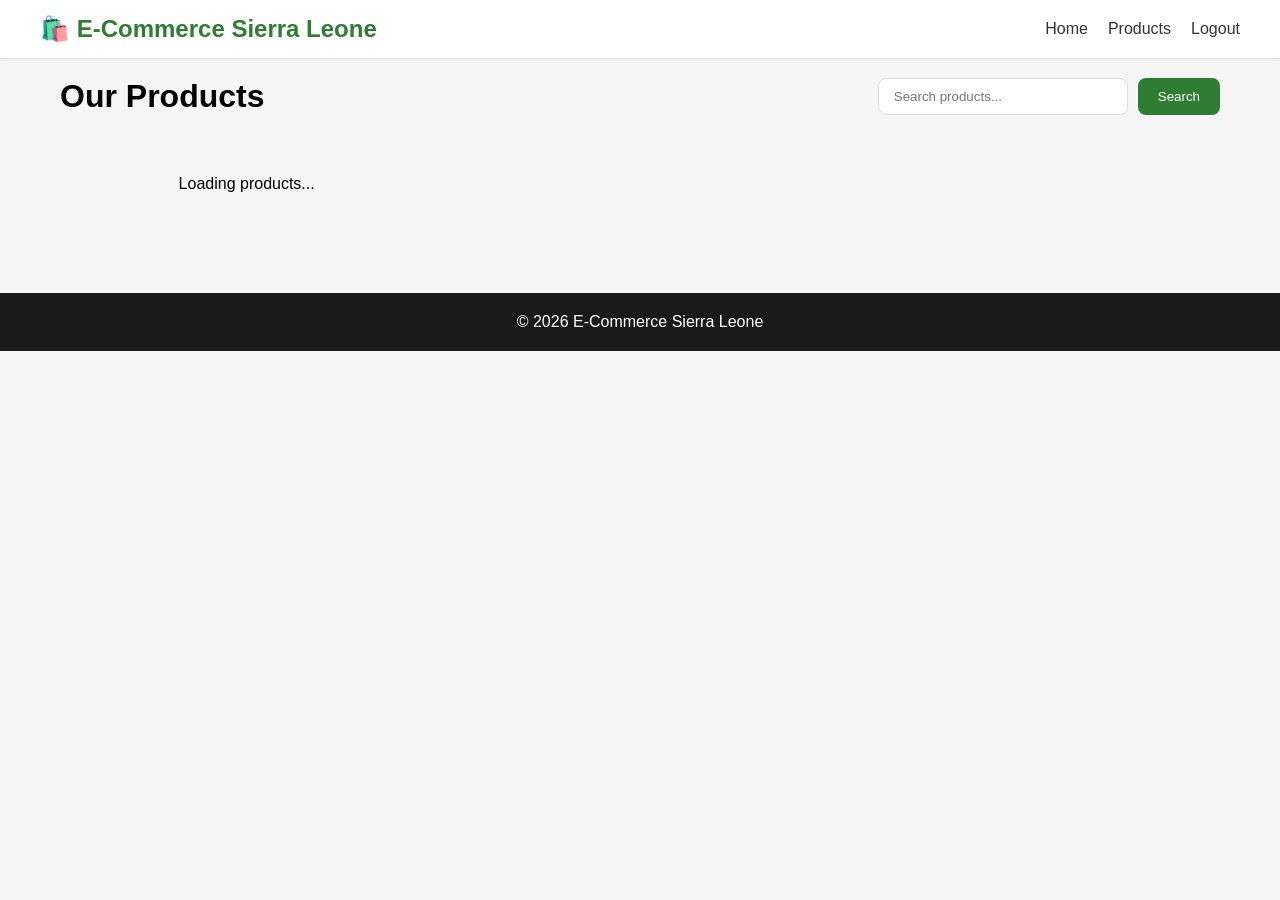
<file: products.html>
<!DOCTYPE html>
<html lang="en">
<head>
    <meta charset="UTF-8">
    <meta name="viewport" content="width=device-width, initial-scale=1.0">
    <title>Products - E-Commerce Sierra Leone</title>
    <style>
        * {
            margin: 0;
            padding: 0;
            box-sizing: border-box;
        }

        body {
            font-family: 'Segoe UI', Tahoma, Geneva, Verdana, sans-serif;
            background: #f5f5f5;
        }

        .navbar {
            background: white;
            box-shadow: 0 1px 3px rgba(0,0,0,0.1);
            padding: 15px 20px;
            position: sticky;
            top: 0;
            z-index: 100;
        }

        .navbar-container {
            max-width: 1200px;
            margin: 0 auto;
            display: flex;
            justify-content: space-between;
            align-items: center;
            flex-wrap: wrap;
            gap: 15px;
        }

        .logo a {
            font-size: 24px;
            font-weight: bold;
            color: #2e7d32;
            text-decoration: none;
        }

        .nav-links {
            display: flex;
            gap: 20px;
            align-items: center;
        }

        .nav-links a {
            text-decoration: none;
            color: #333;
        }

        .container {
            max-width: 1200px;
            margin: 0 auto;
            padding: 20px;
        }

        .products-header {
            display: flex;
            justify-content: space-between;
            align-items: center;
            flex-wrap: wrap;
            gap: 15px;
            margin-bottom: 20px;
        }

        .search-bar {
            display: flex;
            gap: 10px;
        }

        .search-bar input {
            padding: 10px 15px;
            border: 1px solid #ddd;
            border-radius: 8px;
            width: 250px;
        }

        .btn {
            padding: 10px 20px;
            border: none;
            border-radius: 8px;
            cursor: pointer;
            font-weight: 500;
        }

        .btn-primary {
            background: #2e7d32;
            color: white;
        }

        .btn-primary:hover {
            background: #1b5e20;
        }

        .btn-success {
            background: #4caf50;
            color: white;
        }

        .btn-danger {
            background: #f44336;
            color: white;
        }

        .products-grid {
            display: grid;
            grid-template-columns: repeat(auto-fill, minmax(300px, 1fr));
            gap: 20px;
            margin-top: 20px;
        }

        .product-card {
            background: white;
            border-radius: 12px;
            padding: 20px;
            box-shadow: 0 1px 3px rgba(0,0,0,0.1);
            transition: transform 0.3s;
        }

        .product-card:hover {
            transform: translateY(-3px);
        }

        .product-price {
            font-size: 24px;
            font-weight: bold;
            color: #2e7d32;
            margin: 10px 0;
        }

        .product-actions {
            display: flex;
            gap: 10px;
            margin-top: 15px;
        }

        .message {
            padding: 12px;
            border-radius: 8px;
            margin-bottom: 20px;
            display: none;
        }

        .message.success {
            display: block;
            background: #e8f5e9;
            color: #2e7d32;
        }

        .message.error {
            display: block;
            background: #ffebee;
            color: #f44336;
        }

        .modal {
            display: none;
            position: fixed;
            top: 0;
            left: 0;
            width: 100%;
            height: 100%;
            background: rgba(0,0,0,0.5);
            z-index: 1000;
            align-items: center;
            justify-content: center;
        }

        .modal-content {
            background: white;
            border-radius: 12px;
            max-width: 500px;
            width: 90%;
            max-height: 90vh;
            overflow-y: auto;
        }

        .modal-header {
            padding: 20px;
            border-bottom: 1px solid #ddd;
            display: flex;
            justify-content: space-between;
            align-items: center;
        }

        .modal-body {
            padding: 20px;
        }

        .modal-footer {
            padding: 20px;
            border-top: 1px solid #ddd;
            display: flex;
            justify-content: flex-end;
            gap: 10px;
        }

        .close {
            cursor: pointer;
            font-size: 24px;
        }

        .form-group {
            margin-bottom: 15px;
        }

        .form-group label {
            display: block;
            margin-bottom: 5px;
            font-weight: 500;
        }

        .form-group input, .form-group textarea, .form-group select {
            width: 100%;
            padding: 10px;
            border: 1px solid #ddd;
            border-radius: 8px;
        }

        footer {
            background: #1a1a1a;
            color: white;
            text-align: center;
            padding: 20px;
            margin-top: 40px;
        }
    </style>
</head>
<body>
    <div class="navbar">
        <div class="navbar-container">
            <div class="logo">
                <a href="/index.html">🛍️ E-Commerce Sierra Leone</a>
            </div>
            <div class="nav-links">
                <a href="/index.html">Home</a>
                <a href="/products.html">Products</a>
                <a href="#" id="logoutLink">Logout</a>
            </div>
        </div>
    </div>

    <div class="container">
        <div class="products-header">
            <h1>Our Products</h1>
            <div class="search-bar">
                <input type="text" id="searchInput" placeholder="Search products...">
                <button id="searchBtn" class="btn btn-primary">Search</button>
            </div>
            <button id="addProductBtn" class="btn btn-success" style="display: none;">+ Add Product</button>
        </div>

        <div id="message" class="message"></div>
        <div id="productsContainer" class="products-grid">
            <div style="text-align:center; padding:40px;">Loading products...</div>
        </div>
    </div>

    <footer>
        <p>&copy; 2026 E-Commerce Sierra Leone</p>
    </footer>

    <!-- Product Modal -->
    <div id="productModal" class="modal">
        <div class="modal-content">
            <div class="modal-header">
                <h2 id="modalTitle">Add Product</h2>
                <span class="close">&times;</span>
            </div>
            <div class="modal-body">
                <div class="form-group">
                    <label>Product Name</label>
                    <input type="text" id="productName" required>
                </div>
                <div class="form-group">
                    <label>Description</label>
                    <textarea id="productDescription" rows="3"></textarea>
                </div>
                <div class="form-group">
                    <label>Price ($)</label>
                    <input type="number" id="productPrice" step="0.01" required>
                </div>
                <div class="form-group">
                    <label>Stock Quantity</label>
                    <input type="number" id="productStock" required>
                </div>
                <div class="form-group">
                    <label>Category</label>
                    <select id="productCategory" required></select>
                </div>
            </div>
            <div class="modal-footer">
                <button class="btn" id="closeModalBtn">Cancel</button>
                <button class="btn btn-primary" id="saveProductBtn">Save Product</button>
            </div>
        </div>
    </div>

    <script>
        const API_BASE_URL = "http://localhost:8000";

        function getToken() { return localStorage.getItem("access_token"); }
        function getUser() { 
            const user = localStorage.getItem("user");
            return user ? JSON.parse(user) : null;
        }
        function isAdmin() { const user = getUser(); return user && user.role === "admin"; }

        function showMessage(message, type) {
            const msgDiv = document.getElementById('message');
            msgDiv.textContent = message;
            msgDiv.className = `message ${type}`;
            setTimeout(() => {
                msgDiv.style.display = 'none';
            }, 3000);
        }

        async function apiCall(url, options = {}) {
            const token = getToken();
            const response = await fetch(url, {
                ...options,
                headers: {
                    "Content-Type": "application/json",
                    "Authorization": token ? `Bearer ${token}` : "",
                    ...options.headers
                }
            });
            if (response.status === 401) {
                localStorage.clear();
                window.location.href = "/login.html";
            }
            return response;
        }

        async function loadProducts() {
            const container = document.getElementById('productsContainer');
            const adminMode = isAdmin();
            const url = adminMode ? `${API_BASE_URL}/admin/products` : `${API_BASE_URL}/products`;
            const response = await fetch(url);
            
            if (response.ok) {
                const products = await response.json();
                if (products.length === 0) {
                    container.innerHTML = '<p style="text-align:center">No products found.</p>';
                } else {
                    container.innerHTML = products.map(p => `
                        <div class="product-card">
                            <h3>${escapeHtml(p.name)}</h3>
                            <div class="product-price">$${p.price}</div>
                            <p>Stock: ${p.stock_quantity}</p>
                            <p>${escapeHtml(p.description?.substring(0, 100) || '')}</p>
                            ${adminMode ? `
                                <div class="product-actions">
                                    <button class="btn btn-primary" onclick="editProduct(${p.id})">Edit</button>
                                    <button class="btn btn-danger" onclick="deleteProduct(${p.id})">Delete</button>
                                </div>
                            ` : `
                                <div class="product-actions">
                                    <button class="btn btn-primary" onclick="addToCart(${p.id})">Add to Cart</button>
                                </div>
                            `}
                        </div>
                    `).join('');
                }
            }
        }

        async function loadCategories() {
            const response = await fetch(`${API_BASE_URL}/categories`);
            if (response.ok) {
                const categories = await response.json();
                const select = document.getElementById('productCategory');
                select.innerHTML = categories.map(c => `<option value="${c.id}">${escapeHtml(c.name)}</option>`).join('');
            }
        }

        async function createProduct(data) {
            const response = await apiCall(`${API_BASE_URL}/admin/products`, {
                method: "POST",
                body: JSON.stringify(data)
            });
            if (response.ok) {
                showMessage("Product created successfully!", "success");
                closeModal();
                loadProducts();
            } else {
                const error = await response.json();
                showMessage(error.detail || "Failed to create product", "error");
            }
        }

        async function updateProduct(id, data) {
            const response = await apiCall(`${API_BASE_URL}/admin/products/${id}`, {
                method: "PUT",
                body: JSON.stringify(data)
            });
            if (response.ok) {
                showMessage("Product updated successfully!", "success");
                closeModal();
                loadProducts();
            } else {
                const error = await response.json();
                showMessage(error.detail || "Failed to update product", "error");
            }
        }

        async function deleteProduct(id) {
            if (!confirm("Are you sure you want to delete this product?")) return;
            const response = await apiCall(`${API_BASE_URL}/admin/products/${id}`, { method: "DELETE" });
            if (response.ok) {
                showMessage("Product deleted successfully!", "success");
                loadProducts();
            } else {
                showMessage("Failed to delete product", "error");
            }
        }

        async function addToCart(productId) {
            const user = getUser();
            if (!user) {
                window.location.href = "/login.html";
                return;
            }
            const quantity = prompt("Enter quantity:", "1");
            if (!quantity) return;
            
            const response = await apiCall(`${API_BASE_URL}/cart`, {
                method: "POST",
                body: JSON.stringify({
                    user_id: user.id,
                    product_id: productId,
                    quantity: parseInt(quantity)
                })
            });
            if (response.ok) {
                showMessage("Product added to cart!", "success");
            } else {
                const error = await response.json();
                showMessage(error.detail || "Failed to add to cart", "error");
            }
        }

        let currentProductId = null;
        const modal = document.getElementById('productModal');

        function openModal() { modal.style.display = 'flex'; }
        function closeModal() { modal.style.display = 'none'; currentProductId = null; }

        window.editProduct = async function(id) {
            currentProductId = id;
            document.getElementById('modalTitle').textContent = 'Edit Product';
            const response = await fetch(`${API_BASE_URL}/products/${id}`);
            const product = await response.json();
            document.getElementById('productName').value = product.name;
            document.getElementById('productDescription').value = product.description;
            document.getElementById('productPrice').value = product.price;
            document.getElementById('productStock').value = product.stock_quantity;
            document.getElementById('productCategory').value = product.category_id;
            openModal();
        };

        function escapeHtml(text) {
            if (!text) return '';
            return text.replace(/[&<>]/g, function(m) {
                if (m === '&') return '&amp;';
                if (m === '<') return '&lt;';
                if (m === '>') return '&gt;';
                return m;
            });
        }

        document.getElementById('addProductBtn').addEventListener('click', () => {
            currentProductId = null;
            document.getElementById('modalTitle').textContent = 'Add Product';
            document.getElementById('productName').value = '';
            document.getElementById('productDescription').value = '';
            document.getElementById('productPrice').value = '';
            document.getElementById('productStock').value = '';
            openModal();
        });

        document.querySelectorAll('.close, #closeModalBtn').forEach(btn => {
            btn.addEventListener('click', closeModal);
        });

        document.getElementById('saveProductBtn').addEventListener('click', async () => {
            const data = {
                name: document.getElementById('productName').value,
                description: document.getElementById('productDescription').value,
                price: parseFloat(document.getElementById('productPrice').value),
                stock_quantity: parseInt(document.getElementById('productStock').value),
                category_id: parseInt(document.getElementById('productCategory').value)
            };
            if (currentProductId) {
                await updateProduct(currentProductId, data);
            } else {
                await createProduct(data);
            }
        });

        document.getElementById('searchBtn').addEventListener('click', async () => {
            const searchTerm = document.getElementById('searchInput').value;
            const url = `${API_BASE_URL}/products?search=${encodeURIComponent(searchTerm)}`;
            const response = await fetch(url);
            if (response.ok) {
                const products = await response.json();
                const container = document.getElementById('productsContainer');
                if (products.length === 0) {
                    container.innerHTML = '<p style="text-align:center">No products found.</p>';
                } else {
                    container.innerHTML = products.map(p => `
                        <div class="product-card">
                            <h3>${escapeHtml(p.name)}</h3>
                            <div class="product-price">$${p.price}</div>
                            <p>Stock: ${p.stock_quantity}</p>
                        </div>
                    `).join('');
                }
            }
        });

        document.getElementById('logoutLink').addEventListener('click', () => {
            localStorage.clear();
            window.location.href = "/login.html";
        });

        if (isAdmin()) {
            document.getElementById('addProductBtn').style.display = 'block';
        }

        loadProducts();
        loadCategories();

        window.deleteProduct = deleteProduct;
        window.addToCart = addToCart;
    </script>
</body>
</html>
</file>
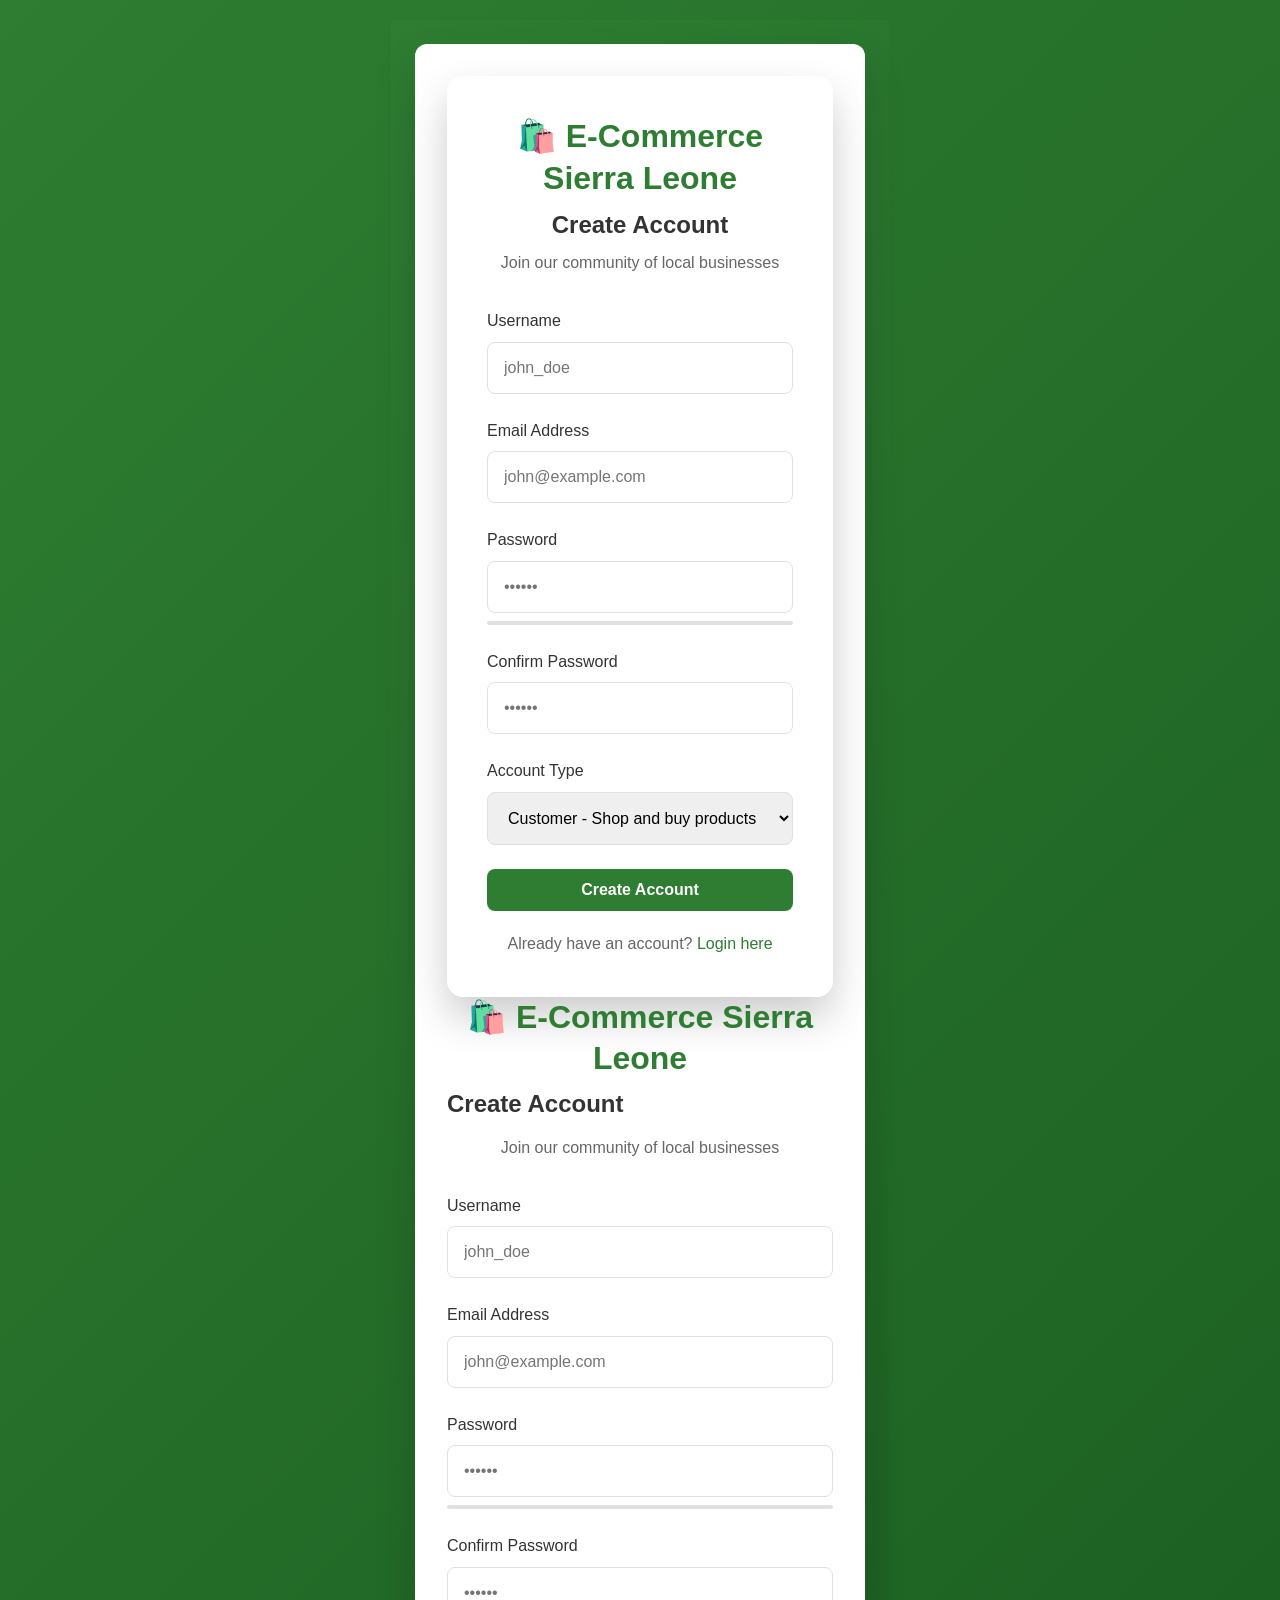
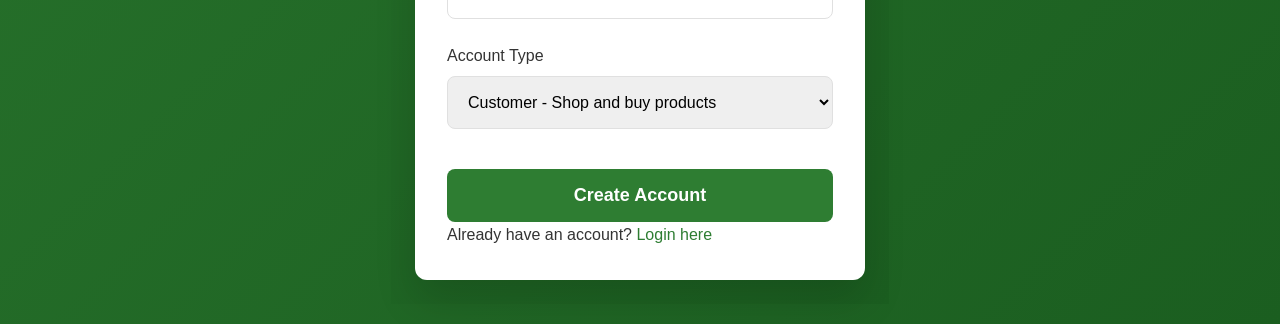
<file: register.html>
<!DOCTYPE html>
<html lang="en">
<head>
    <meta charset="UTF-8">
    <meta name="viewport" content="width=device-width, initial-scale=1.0">
    <title>Register - E-Commerce Sierra Leone</title>
    <link rel="stylesheet" href="css/style.css">
    <link rel="stylesheet" href="css/auth.css">
</head>
<body>
    <div class="auth-container">
        <div class="auth-card">
           <!DOCTYPE html>
<html lang="en">
<head>
    <meta charset="UTF-8">
    <meta name="viewport" content="width=device-width, initial-scale=1.0">
    <title>Register - E-Commerce Sierra Leone</title>
    <style>
        * {
            margin: 0;
            padding: 0;
            box-sizing: border-box;
        }

        body {
            font-family: 'Segoe UI', Tahoma, Geneva, Verdana, sans-serif;
            background: linear-gradient(135deg, #2e7d32 0%, #1b5e20 100%);
            min-height: 100vh;
            display: flex;
            align-items: center;
            justify-content: center;
            padding: 20px;
        }

        .register-card {
            background: white;
            border-radius: 16px;
            padding: 40px;
            width: 100%;
            max-width: 500px;
            box-shadow: 0 20px 40px rgba(0,0,0,0.2);
        }

        .register-card h1 {
            text-align: center;
            color: #2e7d32;
            margin-bottom: 10px;
        }

        .register-card h2 {
            text-align: center;
            margin-bottom: 10px;
        }

        .subtitle {
            text-align: center;
            color: #666;
            margin-bottom: 30px;
        }

        .form-group {
            margin-bottom: 20px;
        }

        .form-group label {
            display: block;
            margin-bottom: 8px;
            font-weight: 500;
            color: #333;
        }

        .form-group input,
        .form-group select {
            width: 100%;
            padding: 12px 16px;
            border: 1px solid #ddd;
            border-radius: 8px;
            font-size: 16px;
        }

        .form-group input:focus,
        .form-group select:focus {
            outline: none;
            border-color: #2e7d32;
        }

        .btn {
            width: 100%;
            padding: 12px;
            background: #2e7d32;
            color: white;
            border: none;
            border-radius: 8px;
            font-size: 16px;
            font-weight: bold;
            cursor: pointer;
            transition: background 0.3s;
        }

        .btn:hover {
            background: #1b5e20;
        }

        .message {
            padding: 12px;
            border-radius: 8px;
            margin-bottom: 20px;
            display: none;
        }

        .message.success {
            display: block;
            background: #e8f5e9;
            color: #2e7d32;
        }

        .message.error {
            display: block;
            background: #ffebee;
            color: #f44336;
        }

        .links {
            text-align: center;
            margin-top: 20px;
            color: #666;
        }

        .links a {
            color: #2e7d32;
            text-decoration: none;
        }

        .password-strength {
            margin-top: 8px;
            height: 4px;
            background: #e0e0e0;
            border-radius: 2px;
            overflow: hidden;
        }

        .strength-bar {
            height: 100%;
            width: 0%;
            transition: width 0.3s;
        }

        .strength-bar.weak { background: #f44336; width: 33%; }
        .strength-bar.medium { background: #ff9800; width: 66%; }
        .strength-bar.strong { background: #4caf50; width: 100%; }
    </style>
</head>
<body>
    <div class="register-card">
        <h1>🛍️ E-Commerce Sierra Leone</h1>
        <h2>Create Account</h2>
        <p class="subtitle">Join our community of local businesses</p>

        <div id="message" class="message"></div>

        <form id="registerForm">
            <div class="form-group">
                <label for="username">Username</label>
                <input type="text" id="username" required placeholder="john_doe">
            </div>

            <div class="form-group">
                <label for="email">Email Address</label>
                <input type="email" id="email" required placeholder="john@example.com">
            </div>

            <div class="form-group">
                <label for="password">Password</label>
                <input type="password" id="password" required placeholder="••••••">
                <div class="password-strength">
                    <div class="strength-bar" id="strengthBar"></div>
                </div>
            </div>

            <div class="form-group">
                <label for="confirm_password">Confirm Password</label>
                <input type="password" id="confirm_password" required placeholder="••••••">
            </div>

            <div class="form-group">
                <label for="role">Account Type</label>
                <select id="role">
                    <option value="customer">Customer - Shop and buy products</option>
                    <option value="admin">Admin - Full system access</option>
                </select>
            </div>

            <button type="submit" class="btn">Create Account</button>
        </form>

        <div class="links">
            <p>Already have an account? <a href="/login.html">Login here</a></p>
        </div>
    </div>

    <script>
        const API_BASE_URL = "http://localhost:8000";

        function showMessage(message, type) {
            const msgDiv = document.getElementById('message');
            msgDiv.textContent = message;
            msgDiv.className = `message ${type}`;
            setTimeout(() => {
                msgDiv.style.display = 'none';
            }, 3000);
        }

        // Password strength checker
        const passwordInput = document.getElementById('password');
        const strengthBar = document.getElementById('strengthBar');

        passwordInput.addEventListener('input', function() {
            const password = this.value;
            let strength = 0;
            if (password.length >= 6) strength++;
            if (password.length >= 8) strength++;
            if (/[A-Z]/.test(password)) strength++;
            if (/[0-9]/.test(password)) strength++;
            if (/[^A-Za-z0-9]/.test(password)) strength++;

            if (strength < 2) strengthBar.className = 'strength-bar weak';
            else if (strength < 4) strengthBar.className = 'strength-bar medium';
            else strengthBar.className = 'strength-bar strong';
        });

        async function registerUser(username, email, password, role) {
            try {
                const response = await fetch(`${API_BASE_URL}/auth/register`, {
                    method: "POST",
                    headers: { "Content-Type": "application/json" },
                    body: JSON.stringify({ username, email, password, role })
                });

                const data = await response.json();

                if (response.ok) {
                    showMessage(`Registration successful! Welcome ${username}!`, "success");
                    setTimeout(() => {
                        window.location.href = "/login.html";
                    }, 1500);
                } else {
                    showMessage(data.detail || "Registration failed", "error");
                }
            } catch (error) {
                showMessage("Network error. Please try again.", "error");
            }
        }

        document.getElementById('registerForm').addEventListener('submit', function(e) {
            e.preventDefault();
            const username = document.getElementById('username').value;
            const email = document.getElementById('email').value;
            const password = document.getElementById('password').value;
            const confirmPassword = document.getElementById('confirm_password').value;
            const role = document.getElementById('role').value;

            if (password !== confirmPassword) {
                showMessage("Passwords do not match!", "error");
                return;
            }

            if (password.length < 6) {
                showMessage("Password must be at least 6 characters!", "error");
                return;
            }

            registerUser(username, email, password, role);
        });
    </script>
</body>
</html> <div class="auth-logo">
                <h1>🛍️ E-Commerce Sierra Leone</h1>
            </div>
            <h2>Create Account</h2>
            <p class="subtitle">Join our community of local businesses</p>
            
            <div id="message" class="message" style="display: none;"></div>
            
            <form id="registerForm">
                <div class="form-group">
                    <label for="username">Username</label>
                    <input type="text" id="username" name="username" required 
                           placeholder="john_doe" minlength="3" maxlength="50">
                </div>
                
                <div class="form-group">
                    <label for="email">Email Address</label>
                    <input type="email" id="email" name="email" required 
                           placeholder="john@example.com">
                </div>
                
                <div class="form-group">
                    <label for="password">Password</label>
                    <input type="password" id="password" name="password" required 
                           placeholder="••••••" minlength="6">
                    <div class="password-strength">
                        <div class="password-strength-bar" id="passwordStrength"></div>
                    </div>
                </div>
                
                <div class="form-group">
                    <label for="confirm_password">Confirm Password</label>
                    <input type="password" id="confirm_password" name="confirm_password" required 
                           placeholder="••••••">
                </div>
                
                <div class="form-group">
                    <label for="role">Account Type</label>
                    <select id="role" name="role">
                        <option value="customer">Customer - Shop and buy products</option>
                        <option value="admin">Admin - Full system access (Business Owners)</option>
                    </select>
                </div>
                
                <button type="submit" class="btn btn-primary btn-block">Create Account</button>
            </form>
            
            <div class="auth-links">
                <p>Already have an account? <a href="/login.html">Login here</a></p>
            </div>
        </div>
    </div>
    
    <script src="js/config.js"></script>
    <script src="js/auth.js"></script>
    <script>
        // Password strength checker
        const passwordInput = document.getElementById('password');
        const strengthBar = document.getElementById('passwordStrength');
        
        passwordInput.addEventListener('input', function() {
            const password = this.value;
            let strength = 0;
            
            if (password.length >= 6) strength++;
            if (password.length >= 8) strength++;
            if (/[A-Z]/.test(password)) strength++;
            if (/[0-9]/.test(password)) strength++;
            if (/[^A-Za-z0-9]/.test(password)) strength++;
            
            const percentage = (strength / 5) * 100;
            strengthBar.style.width = percentage + '%';
            
            if (strength < 2) strengthBar.className = 'password-strength-bar weak';
            else if (strength < 4) strengthBar.className = 'password-strength-bar medium';
            else strengthBar.className = 'password-strength-bar strong';
        });
        
        // Form submission
        document.getElementById('registerForm').addEventListener('submit', async function(e) {
            e.preventDefault();
            
            const username = document.getElementById('username').value;
            const email = document.getElementById('email').value;
            const password = document.getElementById('password').value;
            const confirmPassword = document.getElementById('confirm_password').value;
            const role = document.getElementById('role').value;
            
            if (password !== confirmPassword) {
                showMessage("Passwords do not match!", "error");
                return;
            }
            
            if (password.length < 6) {
                showMessage("Password must be at least 6 characters!", "error");
                return;
            }
            
            await registerUser(username, email, password, role);
        });
        
        // Redirect if already logged in
        if (isAuthenticated()) {
            const user = getCurrentUser();
            if (user?.role === 'admin') {
                window.location.href = '/dashboard.html';
            } else {
                window.location.href = '/products.html';
            }
        }
    </script>
</body>
</html>
</file>
<file: css/style.css>
/* ========================================
   GLOBAL STYLES - E-Commerce Sierra Leone
   ======================================== */

:root {
    /* Colors */
    --primary-color: #2e7d32;
    --primary-dark: #1b5e20;
    --primary-light: #60ad5e;
    --secondary-color: #ff6f00;
    --secondary-dark: #e65100;
    --success-color: #4caf50;
    --warning-color: #ff9800;
    --danger-color: #f44336;
    --info-color: #2196f3;
    
    /* Neutral Colors */
    --dark: #333333;
    --gray: #666666;
    --light-gray: #f5f5f5;
    --border-color: #e0e0e0;
    --white: #ffffff;
    
    /* Spacing */
    --spacing-xs: 4px;
    --spacing-sm: 8px;
    --spacing-md: 16px;
    --spacing-lg: 24px;
    --spacing-xl: 32px;
    --spacing-xxl: 48px;
    
    /* Border Radius */
    --border-radius-sm: 4px;
    --border-radius-md: 8px;
    --border-radius-lg: 12px;
    
    /* Shadows */
    --shadow-sm: 0 1px 3px rgba(0,0,0,0.12);
    --shadow-md: 0 4px 6px rgba(0,0,0,0.1);
    --shadow-lg: 0 10px 20px rgba(0,0,0,0.1);
    --shadow-xl: 0 20px 40px rgba(0,0,0,0.15);
    
    /* Fonts */
    --font-primary: 'Poppins', 'Segoe UI', Tahoma, Geneva, Verdana, sans-serif;
    --font-size-xs: 12px;
    --font-size-sm: 14px;
    --font-size-md: 16px;
    --font-size-lg: 18px;
    --font-size-xl: 24px;
    --font-size-xxl: 32px;
    
    /* Transitions */
    --transition-fast: 0.2s ease;
    --transition-normal: 0.3s ease;
    --transition-slow: 0.5s ease;
}

* {
    margin: 0;
    padding: 0;
    box-sizing: border-box;
}

body {
    font-family: var(--font-primary);
    font-size: var(--font-size-md);
    color: var(--dark);
    background-color: var(--light-gray);
    line-height: 1.6;
}

/* Typography */
h1, h2, h3, h4, h5, h6 {
    margin-bottom: var(--spacing-md);
    font-weight: 600;
    line-height: 1.3;
}

h1 { font-size: var(--font-size-xxl); }
h2 { font-size: var(--font-size-xl); }
h3 { font-size: var(--font-size-lg); }

a {
    color: var(--primary-color);
    text-decoration: none;
    transition: color var(--transition-fast);
}

a:hover {
    color: var(--primary-dark);
}

/* Buttons */
.btn {
    display: inline-block;
    padding: var(--spacing-sm) var(--spacing-lg);
    border: none;
    border-radius: var(--border-radius-md);
    font-size: var(--font-size-md);
    font-weight: 500;
    cursor: pointer;
    transition: all var(--transition-fast);
    text-decoration: none;
    text-align: center;
}

.btn-primary {
    background-color: var(--primary-color);
    color: var(--white);
}

.btn-primary:hover {
    background-color: var(--primary-dark);
    transform: translateY(-2px);
    box-shadow: var(--shadow-md);
}

.btn-secondary {
    background-color: var(--secondary-color);
    color: var(--white);
}

.btn-secondary:hover {
    background-color: var(--secondary-dark);
}

.btn-danger {
    background-color: var(--danger-color);
    color: var(--white);
}

.btn-danger:hover {
    background-color: #d32f2f;
}

.btn-success {
    background-color: var(--success-color);
    color: var(--white);
}

.btn-warning {
    background-color: var(--warning-color);
    color: var(--white);
}

.btn-outline {
    background-color: transparent;
    border: 2px solid var(--primary-color);
    color: var(--primary-color);
}

.btn-outline:hover {
    background-color: var(--primary-color);
    color: var(--white);
}

.btn-sm {
    padding: var(--spacing-xs) var(--spacing-md);
    font-size: var(--font-size-sm);
}

.btn-lg {
    padding: var(--spacing-md) var(--spacing-xl);
    font-size: var(--font-size-lg);
}

/* Cards */
.card {
    background-color: var(--white);
    border-radius: var(--border-radius-lg);
    box-shadow: var(--shadow-sm);
    padding: var(--spacing-lg);
    transition: transform var(--transition-normal), box-shadow var(--transition-normal);
}

.card:hover {
    transform: translateY(-4px);
    box-shadow: var(--shadow-md);
}

/* Forms */
.form-group {
    margin-bottom: var(--spacing-lg);
}

.form-group label {
    display: block;
    margin-bottom: var(--spacing-sm);
    font-weight: 500;
    color: var(--dark);
}

.form-group input,
.form-group select,
.form-group textarea {
    width: 100%;
    padding: var(--spacing-sm) var(--spacing-md);
    border: 1px solid var(--border-color);
    border-radius: var(--border-radius-md);
    font-size: var(--font-size-md);
    transition: border-color var(--transition-fast);
}

.form-group input:focus,
.form-group select:focus,
.form-group textarea:focus {
    outline: none;
    border-color: var(--primary-color);
    box-shadow: 0 0 0 3px rgba(46, 125, 50, 0.1);
}

/* Tables */
.table {
    width: 100%;
    border-collapse: collapse;
    background-color: var(--white);
    border-radius: var(--border-radius-lg);
    overflow: hidden;
    box-shadow: var(--shadow-sm);
}

.table thead {
    background-color: var(--primary-color);
    color: var(--white);
}

.table th,
.table td {
    padding: var(--spacing-md);
    text-align: left;
    border-bottom: 1px solid var(--border-color);
}

.table tbody tr:hover {
    background-color: var(--light-gray);
}

/* Messages */
.message {
    padding: var(--spacing-md);
    border-radius: var(--border-radius-md);
    margin-bottom: var(--spacing-lg);
    display: none;
}

.message.success {
    display: block;
    background-color: #e8f5e9;
    color: var(--success-color);
    border-left: 4px solid var(--success-color);
}

.message.error {
    display: block;
    background-color: #ffebee;
    color: var(--danger-color);
    border-left: 4px solid var(--danger-color);
}

.message.warning {
    display: block;
    background-color: #fff3e0;
    color: var(--warning-color);
    border-left: 4px solid var(--warning-color);
}

.message.info {
    display: block;
    background-color: #e3f2fd;
    color: var(--info-color);
    border-left: 4px solid var(--info-color);
}

/* Grid System */
.container {
    max-width: 1200px;
    margin: 0 auto;
    padding: 0 var(--spacing-lg);
}

.row {
    display: flex;
    flex-wrap: wrap;
    margin: 0 -var(--spacing-md);
}

.col {
    flex: 1;
    padding: 0 var(--spacing-md);
}

/* Loading Spinner */
.spinner {
    display: inline-block;
    width: 40px;
    height: 40px;
    border: 4px solid var(--border-color);
    border-top-color: var(--primary-color);
    border-radius: 50%;
    animation: spin 1s linear infinite;
}

@keyframes spin {
    to { transform: rotate(360deg); }
}

/* Utilities */
.text-center { text-align: center; }
.text-right { text-align: right; }
.text-left { text-align: left; }

.mt-1 { margin-top: var(--spacing-sm); }
.mt-2 { margin-top: var(--spacing-md); }
.mt-3 { margin-top: var(--spacing-lg); }
.mt-4 { margin-top: var(--spacing-xl); }

.mb-1 { margin-bottom: var(--spacing-sm); }
.mb-2 { margin-bottom: var(--spacing-md); }
.mb-3 { margin-bottom: var(--spacing-lg); }
.mb-4 { margin-bottom: var(--spacing-xl); }

.p-1 { padding: var(--spacing-sm); }
.p-2 { padding: var(--spacing-md); }
.p-3 { padding: var(--spacing-lg); }
.p-4 { padding: var(--spacing-xl); }

/* Responsive */
@media (max-width: 768px) {
    h1 { font-size: var(--font-size-xl); }
    h2 { font-size: var(--font-size-lg); }
    
    .container {
        padding: 0 var(--spacing-md);
    }
    
    .table {
        display: block;
        overflow-x: auto;
    }
}
</file>
<file: css/auth.css>
/* ========================================
   AUTHENTICATION STYLES
   Login & Register Pages
   ======================================== */

.auth-container {
    min-height: 100vh;
    display: flex;
    align-items: center;
    justify-content: center;
    background: linear-gradient(135deg, var(--primary-color) 0%, var(--primary-dark) 100%);
    padding: var(--spacing-lg);
}

.auth-card {
    background-color: var(--white);
    border-radius: var(--border-radius-lg);
    box-shadow: var(--shadow-xl);
    padding: var(--spacing-xl);
    width: 100%;
    max-width: 450px;
    animation: fadeInUp 0.5s ease;
}

@keyframes fadeInUp {
    from {
        opacity: 0;
        transform: translateY(30px);
    }
    to {
        opacity: 1;
        transform: translateY(0);
    }
}

.auth-card h1 {
    text-align: center;
    color: var(--primary-color);
    margin-bottom: var(--spacing-sm);
}

.auth-card .subtitle {
    text-align: center;
    color: var(--gray);
    margin-bottom: var(--spacing-xl);
}

.auth-card .form-group {
    margin-bottom: var(--spacing-lg);
}

.auth-card .form-group label {
    font-weight: 500;
    margin-bottom: var(--spacing-sm);
    display: block;
}

.auth-card .form-group input,
.auth-card .form-group select {
    width: 100%;
    padding: var(--spacing-md);
    border: 1px solid var(--border-color);
    border-radius: var(--border-radius-md);
    font-size: var(--font-size-md);
    transition: all var(--transition-fast);
}

.auth-card .form-group input:focus,
.auth-card .form-group select:focus {
    border-color: var(--primary-color);
    box-shadow: 0 0 0 3px rgba(46, 125, 50, 0.1);
}

.auth-card .btn-primary {
    width: 100%;
    padding: var(--spacing-md);
    font-size: var(--font-size-lg);
    margin-top: var(--spacing-md);
}

.auth-card .register-link,
.auth-card .login-link {
    text-align: center;
    margin-top: var(--spacing-lg);
    color: var(--gray);
}

.auth-card .register-link a,
.auth-card .login-link a {
    color: var(--primary-color);
    font-weight: 500;
}

.auth-card .register-link a:hover,
.auth-card .login-link a:hover {
    text-decoration: underline;
}

/* Password strength indicator */
.password-strength {
    margin-top: var(--spacing-sm);
    height: 4px;
    border-radius: var(--border-radius-sm);
    background-color: var(--border-color);
    overflow: hidden;
}

.password-strength-bar {
    height: 100%;
    width: 0%;
    transition: width var(--transition-normal);
}

.password-strength-bar.weak { background-color: var(--danger-color); width: 33%; }
.password-strength-bar.medium { background-color: var(--warning-color); width: 66%; }
.password-strength-bar.strong { background-color: var(--success-color); width: 100%; }

/* Responsive */
@media (max-width: 576px) {
    .auth-card {
        padding: var(--spacing-lg);
    }
    
    .auth-card h1 {
        font-size: var(--font-size-xl);
    }
}
</file>
